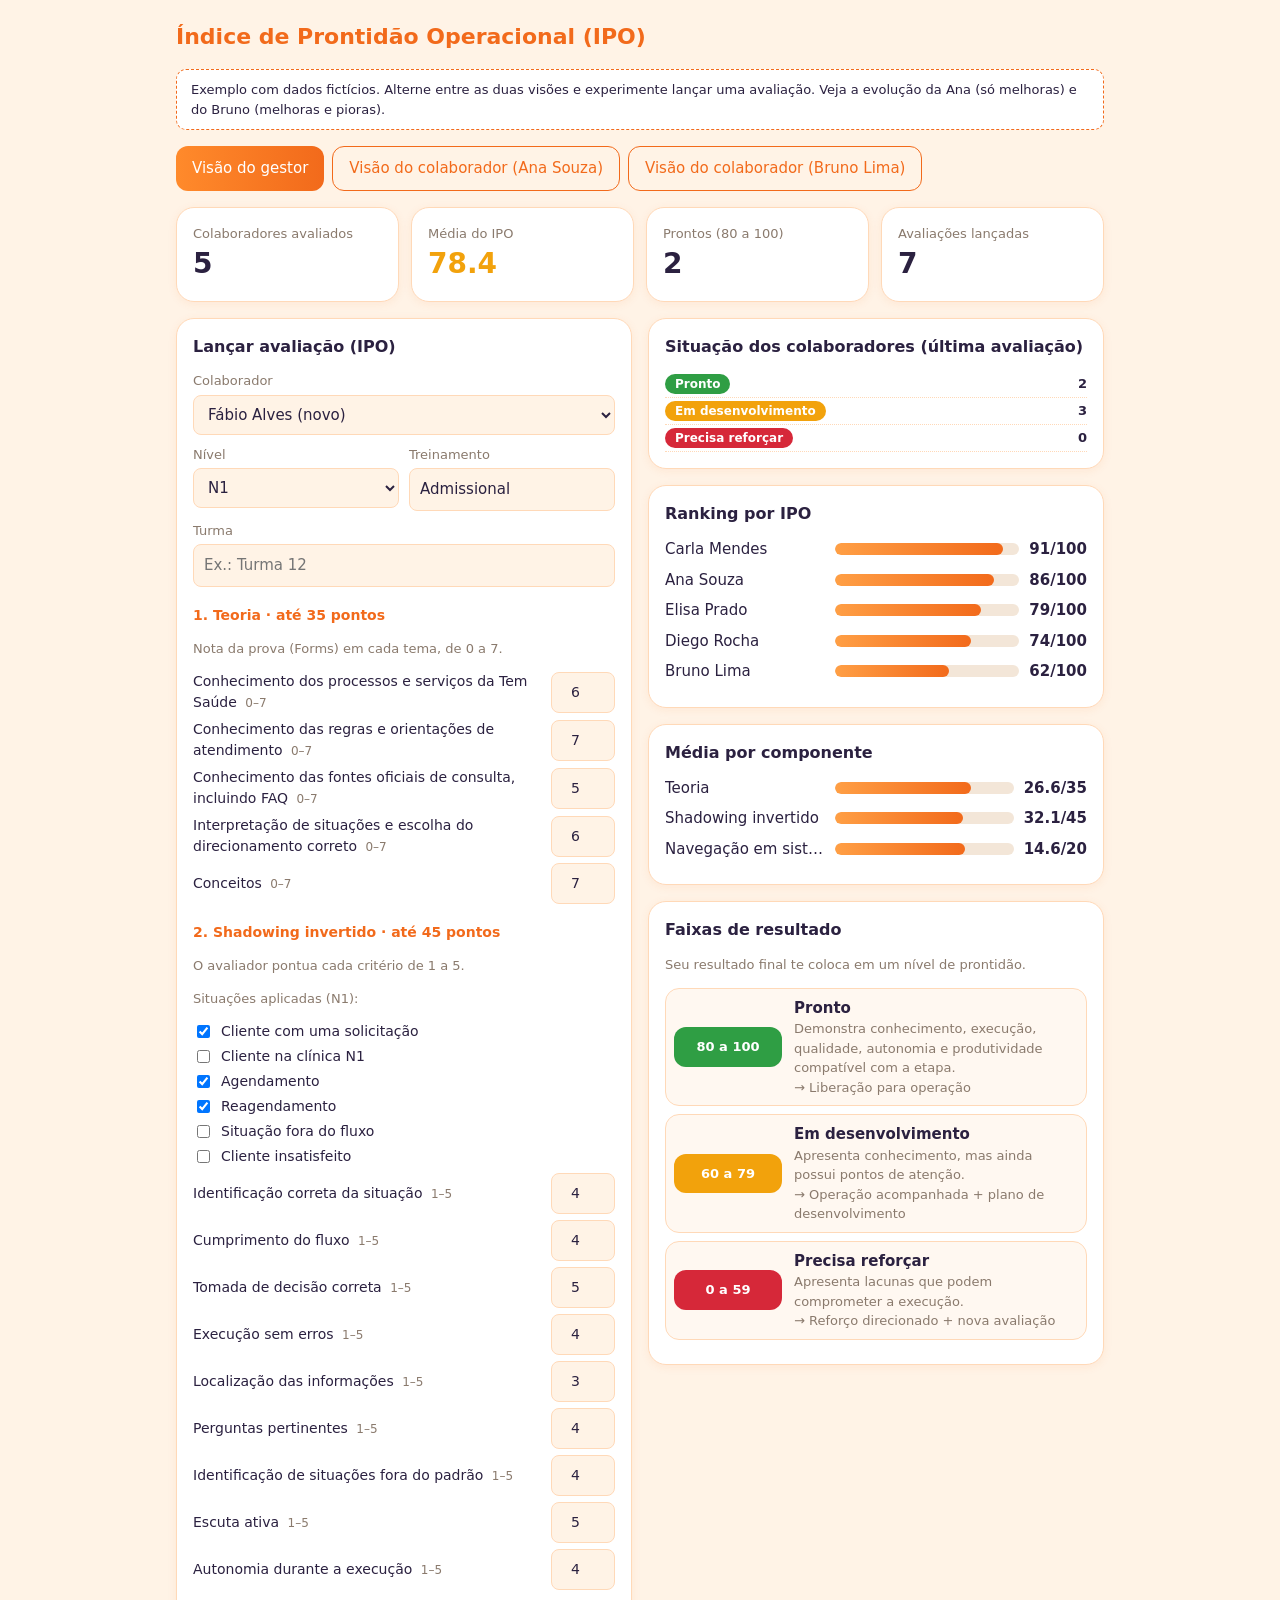
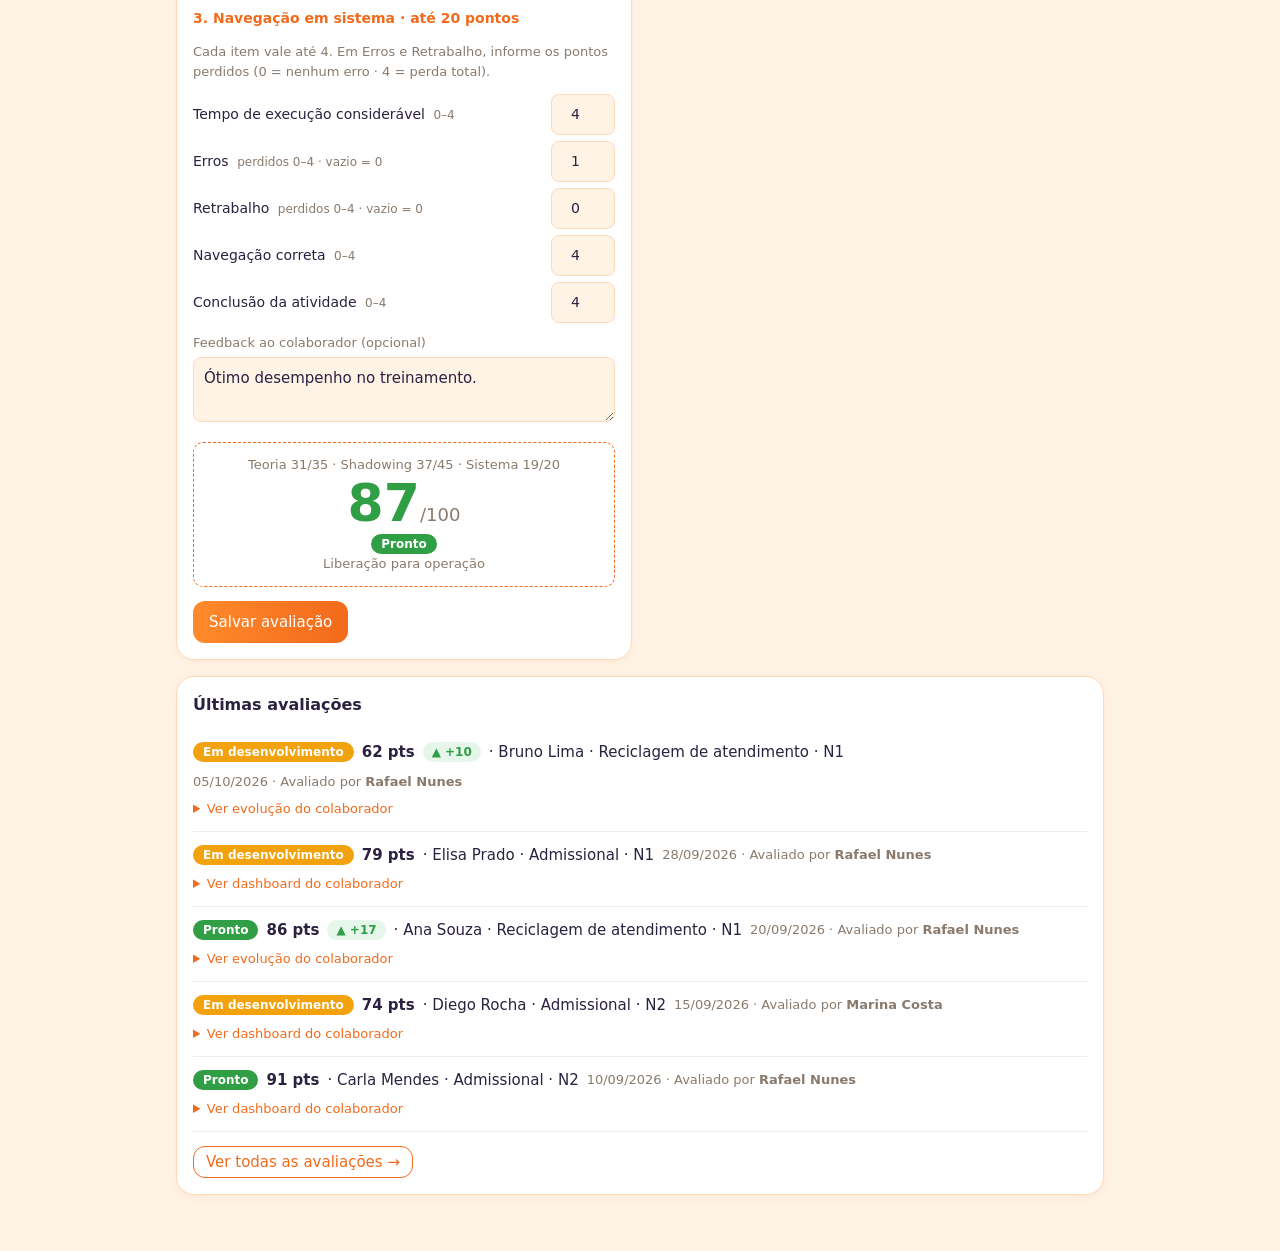
<file: demo.html>
<!DOCTYPE html>
<html lang="pt-BR">
<head>
  <meta charset="utf-8">
  <meta name="viewport" content="width=device-width, initial-scale=1">
  <title>Exemplo – IPO</title>
  <link rel="stylesheet" href="style.css">
</head>
<body>
  <main>
    <header class="top"><h1>Índice de Prontidão Operacional (IPO)</h1></header>
    <div id="app"></div>
  </main>
  <script type="module" src="demo.js"></script>
</body>
</html>
</file>
<file: style.css>
:root {
  --bg: #fff3e6;
  --card: #ffffff;
  --tx: #2b2140;
  --mu: #8a7a6d;
  --bd: #ffd9b8;
  --ac: #f26a1b;
  --ac-dark: #df5b12;
  --ok: #2f9e44;
  --md: #f2a20c;
  --lo: #d62839;

  /* novos tokens (painel minimalista) */
  --sh-card: 0 20px 60px rgba(90, 60, 35, 0.08), 0 4px 16px rgba(242, 106, 27, 0.04);
  --sh-btn: 0 7px 18px rgba(242, 106, 27, 0.18);
  --ink: #263449;
  --line: #dfe2e7;
  --soft: #fffaf5;
  --soft-bd: #ffe6cf;
}

* {
  box-sizing: border-box;
}

html,
body {
  margin: 0;
  min-height: 100%;
}

body {
  background: var(--bg);
  color: var(--tx);
  font: 15px/1.5 system-ui, -apple-system, "Segoe UI", sans-serif;
}

/* =========================================================
   ESTRUTURA PRINCIPAL
   ========================================================= */

main {
  max-width: 960px;
  margin: 0 auto;
  padding: 20px 16px 40px;
}

/* Somente durante o login */
main.login-main {
  max-width: none;
  width: 100%;
  min-height: 100vh;
  padding: 0;
  margin: 0;
}

h1 {
  font-size: 22px;
  margin: 0;
  color: var(--ac);
}

h2 {
  font-size: 16px;
  margin: 0 0 12px;
}

h3 {
  font-size: 14px;
  margin: 18px 0 2px;
  color: var(--ac);
}

.muted {
  color: var(--mu);
  font-size: 13px;
}

.top {
  display: flex;
  justify-content: space-between;
  align-items: center;
  gap: 8px;
  flex-wrap: wrap;
  margin-bottom: 16px;
}

.badge {
  background: var(--ac);
  color: #fff;
  border-radius: 99px;
  padding: 2px 10px;
  font-size: 12px;
}

/* =========================================================
   NOVA TELA DE LOGIN
   ========================================================= */

/* Enquanto estiver na tela de login */
body.login-mode {
  min-height: 100vh;
  overflow-x: hidden;
}

body.login-mode #systemHeader,
body.login-mode .top,
body.login-mode header {
  display: none;
}

.login-page {
  position: relative;
  width: 100%;
  min-height: 100vh;
  overflow: hidden;

  display: flex;
  align-items: center;
  justify-content: center;

  background:
    radial-gradient(
      circle at 50% 45%,
      rgba(255, 255, 255, 0.75),
      transparent 45%
    ),
    #fff3e6;

  padding: 40px;
}

/* =========================================================
   DECORAÇÕES DOS CANTOS
   ========================================================= */

.login-decoration {
  position: absolute;
  pointer-events: none;
  z-index: 0;
}

.login-decoration.top-left {
  width: 330px;
  height: 220px;
  left: -110px;
  top: -90px;

  background: var(--ac);

  border-radius: 50%;
  transform: rotate(-20deg);
}

.login-decoration.bottom-left {
  width: 420px;
  height: 190px;
  left: -120px;
  bottom: -100px;

  background: linear-gradient(
    145deg,
    #f26a1b 0%,
    #ff8b35 55%,
    #ffc38e 100%
  );

  border-radius: 50%;
  transform: rotate(12deg);
}

.login-decoration.bottom-right {
  width: 330px;
  height: 180px;
  right: -110px;
  bottom: -100px;

  background: var(--ac);

  border-radius: 50%;
  transform: rotate(-15deg);
}

.login-decoration.top-right {
  width: 320px;
  height: 120px;
  right: -140px;
  top: -90px;

  border: 3px solid rgba(242, 106, 27, 0.25);
  border-radius: 50%;
}

/* =========================================================
   CONTAINER
   ========================================================= */

.login-container {
  position: relative;
  z-index: 2;

  width: min(1180px, 100%);

  display: grid;
  grid-template-columns: 1fr 500px;

  align-items: center;
  gap: 60px;
}

/* =========================================================
   LADO ESQUERDO
   ========================================================= */

.login-brand {
  padding: 20px 20px 20px 40px;
}

.login-brand h1 {
  margin: 0;

  font-size: clamp(42px, 5vw, 64px);
  line-height: 0.95;

  font-weight: 400;
  letter-spacing: -2px;

  color: #27364a;
}

.login-brand h1 strong {
  display: block;

  color: var(--ac);
  font-weight: 800;
}

.login-brand-line {
  width: 60px;
  height: 4px;

  margin: 24px 0 18px;

  border-radius: 10px;
  background: var(--ac);
}

.login-brand p {
  max-width: 360px;

  margin: 0;

  color: #566170;

  font-size: 21px;
  line-height: 1.35;
}

.login-brand p strong {
  color: #26384b;
}

/* =========================================================
   ILUSTRAÇÃO
   ========================================================= */

.login-illustration {
  position: relative;

  width: 100%;
  max-width: 550px;

  margin: 25px auto 0;

  display: flex;
  justify-content: center;
  align-items: center;
}

.login-illustration img {
  display: block;

  width: 100%;
  max-width: 530px;
  height: auto;

  object-fit: contain;
}

/* Caso ainda não tenha a imagem */
.illustration-placeholder {
  width: 100%;
  max-width: 500px;
  min-height: 280px;

  display: flex;
  align-items: center;
  justify-content: center;

  color: #d77a3d;
  font-size: 14px;
}

/* =========================================================
   CARD DE LOGIN
   ========================================================= */

.login-card {
  width: 100%;

  background: rgba(255, 255, 255, 0.96);

  border-radius: 20px;

  padding: 38px 40px 32px;

  box-shadow:
    0 20px 60px rgba(90, 60, 35, 0.12),
    0 4px 16px rgba(242, 106, 27, 0.05);

  border: 1px solid rgba(255, 255, 255, 0.9);
}

.login-icon {
  width: 64px;
  height: 64px;

  margin: 0 auto 12px;

  display: flex;
  align-items: center;
  justify-content: center;

  border: 4px solid var(--ac);
  border-radius: 50%;

  color: var(--ac);
}

.login-icon svg {
  width: 38px;
  height: 38px;
}

.login-title {
  text-align: center;

  margin: 0;

  font-size: 29px;
  font-weight: 800;

  color: #263449;
}

.login-subtitle {
  margin: 4px 0 28px;

  text-align: center;

  color: #9aa1ac;
  font-size: 16px;
}

/* =========================================================
   CAMPOS
   ========================================================= */

.login-field {
  margin-bottom: 20px;
}

.login-field label {
  display: block;

  margin: 0 0 7px;

  color: #303c4c;

  font-size: 15px;
  font-weight: 600;
}

.input-wrapper {
  position: relative;
}

.input-icon {
  position: absolute;

  left: 16px;
  top: 50%;

  width: 20px;
  height: 20px;

  transform: translateY(-50%);

  color: #9ca5b0;

  pointer-events: none;
}

.input-icon svg {
  width: 100%;
  height: 100%;
}

.login-input {
  width: 100%;

  height: 56px;

  padding: 0 48px;

  border: 1px solid #dfe2e7;
  border-radius: 11px;

  background: #fff;

  color: #263449;

  font: inherit;

  outline: none;

  transition:
    border-color 0.2s ease,
    box-shadow 0.2s ease;
}

.login-input::placeholder {
  color: #b1b7bf;
}

.login-input:focus {
  border-color: var(--ac);

  box-shadow:
    0 0 0 3px rgba(242, 106, 27, 0.10);
}

/* =========================================================
   BOTÃO MOSTRAR SENHA
   ========================================================= */

.password-toggle {
  position: absolute;

  right: 15px;
  top: 50%;

  width: 22px;
  height: 22px;

  padding: 0;
  margin: 0;

  transform: translateY(-50%);

  background: transparent !important;

  color: #8d96a2;

  border: 0;

  cursor: pointer;
}

.password-toggle:hover {
  color: var(--ac);
}

.password-toggle svg {
  width: 100%;
  height: 100%;
}

/* =========================================================
   BOTÃO ENTRAR
   ========================================================= */

.login-submit {
  width: 100%;

  height: 57px;

  margin: 5px 0 22px;

  border: 0;
  border-radius: 11px;

  background: linear-gradient(
    90deg,
    #ff8a2b,
    #f26a1b
  );

  color: white;

  font-size: 17px;
  font-weight: 700;

  cursor: pointer;

  box-shadow:
    0 7px 18px rgba(242, 106, 27, 0.18);

  transition:
    transform 0.2s ease,
    box-shadow 0.2s ease;
}

.login-submit:hover {
  transform: translateY(-1px);

  box-shadow:
    0 10px 22px rgba(242, 106, 27, 0.25);
}

.login-submit:active {
  transform: translateY(0);
}

.login-submit-content {
  display: flex;

  align-items: center;
  justify-content: center;

  gap: 12px;
}

.login-submit-arrow {
  font-size: 24px;
  line-height: 1;
}

/* =========================================================
   DIVISOR
   ========================================================= */

.login-divider {
  display: flex;

  align-items: center;

  gap: 14px;

  margin: 0 0 20px;

  color: #a0a6ae;

  font-size: 14px;
}

.login-divider::before,
.login-divider::after {
  content: "";

  flex: 1;

  height: 1px;

  background: #e3e5e8;
}

/* =========================================================
   CRIAR CONTA
   ========================================================= */

.login-create {
  display: block;

  width: fit-content;

  margin: 0 auto;

  padding: 0;

  background: transparent !important;

  color: var(--ac);

  border: 0;

  text-decoration: underline;

  font-size: 15px;

  cursor: pointer;
}

.login-create:hover {
  color: var(--ac-dark);
}

/* =========================================================
   ERRO
   ========================================================= */

.login-error {
  min-height: 20px;

  margin: -8px 0 12px;

  text-align: center;

  color: var(--lo);

  font-size: 13px;
}

/* =========================================================
   CADASTRO
   ========================================================= */

.login-register-title {
  text-align: center;

  margin-bottom: 26px;

  font-size: 29px;
  font-weight: 800;

  color: #263449;
}

/* =========================================================
   RESTANTE DO SISTEMA (base)
   ========================================================= */

.grid {
  display: grid;
  grid-template-columns: repeat(auto-fit, minmax(150px, 1fr));
  gap: 12px;
  margin-bottom: 16px;
}

.card {
  background: var(--card);
  border: 1px solid var(--bd);
  border-radius: 18px;
  padding: 16px;
  margin-bottom: 16px;

  box-shadow:
    0 2px 10px rgba(242, 106, 27, 0.08);
}

.grid .card {
  margin: 0;
}

.kpi {
  font-size: 28px;
  font-weight: 700;
}

.two {
  display: grid;
  grid-template-columns: repeat(auto-fit, minmax(300px, 1fr));
  gap: 16px;
  align-items: start;
}

label {
  display: block;
  font-size: 13px;
  color: var(--mu);
  margin: 10px 0 4px;
}

input,
select,
textarea {
  width: 100%;
  padding: 9px 10px;

  border: 1px solid var(--bd);
  border-radius: 8px;

  background: var(--bg);
  color: var(--tx);

  font: inherit;
}

button {
  background: linear-gradient(
    90deg,
    #ff8a2b,
    #f26a1b
  );

  color: #fff;

  border: 0;
  border-radius: 12px;

  padding: 10px 16px;

  font: inherit;

  cursor: pointer;

  margin-top: 14px;
}

button.ghost {
  background: transparent;
  color: var(--ac);
  border: 1px solid var(--ac);

  margin: 0;
  padding: 4px 12px;
}

button.link {
  background: none;
  color: var(--ac);

  padding: 0;
  margin: 10px 0 0;

  text-decoration: underline;
}

button.del {
  background: none;
  color: var(--lo);

  margin: 0 0 0 8px;
  padding: 0;

  font-size: 12px;
}

button:empty {
  display: none;
}

.row {
  display: flex;
  align-items: center;
  gap: 10px;
  margin: 8px 0;
}

.row .n {
  flex: 0 0 38%;

  overflow: hidden;
  text-overflow: ellipsis;
  white-space: nowrap;
}

.bar {
  flex: 1;

  height: 12px;

  background: #f3e6d8;

  border-radius: 6px;

  overflow: hidden;
}

.bar i {
  display: block;

  height: 100%;

  border-radius: 6px;

  background: linear-gradient(
    90deg,
    #ff9f45,
    #f26a1b
  );
}

.v {
  width: auto;
  min-width: 48px;

  text-align: right;

  font-weight: 600;
}

.pill {
  display: inline-block;

  color: #fff;

  border-radius: 99px;

  padding: 1px 10px;

  font-size: 12px;
  font-weight: 600;
}

.hero {
  text-align: center;
}

.big {
  font-size: 52px;
  font-weight: 800;
  line-height: 1.1;
}

.big small {
  font-size: 18px;
  color: var(--mu);
  font-weight: 400;
}

.hero .row {
  text-align: left;
}

.crit {
  display: flex;
  justify-content: space-between;
  align-items: center;
  gap: 10px;

  margin: 6px 0;

  font-size: 14px;
  color: var(--tx);
}

.crit input {
  width: 64px;
  text-align: center;
  flex: none;
}

.crit span span {
  color: var(--mu);
  font-size: 12px;
  margin-left: 4px;
  white-space: nowrap;
}

.two2 {
  display: grid;
  grid-template-columns: 1fr 1fr;
  gap: 10px;
}

.preview {
  margin-top: 14px;

  padding: 12px;

  border: 1px dashed var(--ac);
  border-radius: 10px;

  text-align: center;
}

.det {
  display: flex;
  justify-content: space-between;
  gap: 10px;

  font-size: 13px;

  padding: 3px 0;

  border-bottom: 1px dotted var(--bd);
}

details {
  margin-top: 8px;
}

summary {
  cursor: pointer;
  color: var(--ac);
  font-size: 13px;
}

.hd {
  display: flex;
  align-items: center;
  gap: 8px;
  flex-wrap: wrap;
}

.tabs {
  display: flex;
  gap: 8px;

  margin-bottom: 16px;

  flex-wrap: wrap;
}

.tabs button {
  margin: 0;
}

.tabs button.off {
  background: transparent;
  color: var(--ac);
  border: 1px solid var(--ac);
}

.note {
  background: var(--card);

  border: 1px dashed var(--ac);
  border-radius: 10px;

  padding: 10px 14px;

  margin-bottom: 16px;

  font-size: 13px;
}

.ico {
  display: inline-flex;

  align-items: center;
  justify-content: center;

  width: 38px;
  height: 38px;

  border-radius: 12px;

  color: #fff;

  font-size: 18px;

  flex: none;
}

.comp,
.top2 .user,
.desafio {
  display: flex;
  align-items: center;
  gap: 12px;

  background: #fff8f1;

  border: 1px solid var(--bd);
  border-radius: 14px;

  padding: 10px 14px;

  margin: 10px 0;
}

.top2 {
  display: flex;
  gap: 10px;

  align-items: center;

  flex-wrap: wrap;
}

.top2 .user {
  flex: 1;
  min-width: 200px;

  margin: 10px 0;
}

.cb {
  flex: 1;

  display: flex;
  flex-direction: column;

  gap: 6px;
}

.cb .bar {
  display: block;

  height: 10px;

  border-radius: 5px;

  overflow: hidden;
}

.atual {
  border: 1px solid var(--bd);

  border-radius: 12px;

  padding: 6px 14px;

  text-align: center;
}

.atual small {
  display: block;

  font-size: 9px;

  color: var(--mu);

  letter-spacing: .5px;
}

.atual b {
  font-size: 22px;
}

.desafio {
  background: #fff1e3;
  border-color: var(--ac);
}

.desafio small {
  font-size: 11px;
  color: var(--mu);
}

.seta {
  margin-left: auto;

  color: var(--ac);

  font-size: 22px;
}

.faixa {
  display: flex;
  align-items: center;
  gap: 12px;

  background: #fff8f1;

  border: 1px solid var(--bd);

  border-radius: 14px;

  padding: 8px;

  margin: 8px 0;
}

.fx {
  flex: 0 0 108px;

  text-align: center;

  color: #fff;

  font-weight: 700;
  font-size: 13px;

  border-radius: 12px;

  padding: 10px 6px;
}

.chk {
  display: flex;
  align-items: center;
  gap: 8px;

  margin: 4px 0;

  font-size: 14px;
  color: var(--tx);
}

.chk input {
  width: auto;
  flex: none;
}

/* =========================================================
   PAINEL (DASHBOARD) — ESTILO MINIMALISTA, IGUAL AO LOGIN
   Tudo escopado em body.dashboard-mode
   ========================================================= */

/* ---------- Fundo ---------- */
body.dashboard-mode {
  min-height: 100vh;
  background:
    radial-gradient(circle at 50% 0%, rgba(255, 255, 255, 0.85), transparent 55%),
    #fff3e6;
}

/* detalhes decorativos discretos (iguais aos cantos do login) */
body.dashboard-mode::before,
body.dashboard-mode::after {
  content: "";
  position: fixed;
  pointer-events: none;
  z-index: 0;
  border-radius: 50%;
}

body.dashboard-mode::before {
  width: 260px;
  height: 160px;
  left: -110px;
  top: -80px;
  background: var(--ac);
  opacity: 0.9;
  transform: rotate(-20deg);
}

body.dashboard-mode::after {
  width: 320px;
  height: 110px;
  right: -140px;
  top: -70px;
  border: 3px solid rgba(242, 106, 27, 0.2);
}

body.dashboard-mode main {
  position: relative;
  z-index: 1;
  max-width: 1040px;
  padding: 28px 20px 60px;
}

/* ---------- Cabeçalho ---------- */
body.dashboard-mode .top {
  background: rgba(255, 255, 255, 0.92);
  border-radius: 18px;
  padding: 14px 22px;
  margin-bottom: 20px;
  box-shadow: var(--sh-card);
}

body.dashboard-mode h1 {
  font-size: 22px;
  font-weight: 800;
  letter-spacing: -0.5px;
}

body.dashboard-mode h2 {
  font-size: 17px;
  font-weight: 800;
  color: var(--ink);
  margin: 0 0 14px;
}

body.dashboard-mode h3 {
  font-size: 13px;
  font-weight: 700;
  letter-spacing: 0.3px;
  margin: 22px 0 4px;
}

body.dashboard-mode .badge {
  background: #fff1e3;
  color: var(--ac);
  border: 1px solid var(--soft-bd);
  font-weight: 700;
  padding: 3px 12px;
}

/* ---------- Cards ---------- */
body.dashboard-mode .card {
  background: rgba(255, 255, 255, 0.96);
  border: 1px solid rgba(255, 255, 255, 0.9);
  border-radius: 20px;
  padding: 24px;
  box-shadow: var(--sh-card);
}

body.dashboard-mode .grid {
  gap: 16px;
}

body.dashboard-mode .grid .card {
  padding: 18px 20px;
}

body.dashboard-mode .muted {
  color: #9aa1ac;
}

body.dashboard-mode .kpi {
  font-size: 30px;
  font-weight: 800;
  color: var(--ink);
}

body.dashboard-mode .two {
  gap: 20px;
}

/* ---------- Campos (mesmo visual do login) ---------- */
body.dashboard-mode label {
  color: #303c4c;
  font-size: 13px;
  font-weight: 600;
  margin: 14px 0 6px;
}

body.dashboard-mode input,
body.dashboard-mode select,
body.dashboard-mode textarea {
  background: #fff;
  border: 1px solid var(--line);
  border-radius: 11px;
  padding: 12px 14px;
  color: var(--ink);
  outline: none;
  transition: border-color 0.2s ease, box-shadow 0.2s ease;
}

body.dashboard-mode input::placeholder,
body.dashboard-mode textarea::placeholder {
  color: #b1b7bf;
}

body.dashboard-mode input:focus,
body.dashboard-mode select:focus,
body.dashboard-mode textarea:focus {
  border-color: var(--ac);
  box-shadow: 0 0 0 3px rgba(242, 106, 27, 0.1);
}

/* campos pequenos (notas) e checkboxes mantêm tamanho próprio */
body.dashboard-mode .crit input {
  width: 64px;
  padding: 10px 6px;
  text-align: center;
}

body.dashboard-mode .chk input,
body.dashboard-mode input[type="checkbox"],
body.dashboard-mode input[type="radio"] {
  width: 17px;
  height: 17px;
  padding: 0;
  accent-color: var(--ac);
  box-shadow: none;
}

body.dashboard-mode .chk {
  gap: 10px;
  margin: 8px 0;
}

body.dashboard-mode .crit {
  margin: 10px 0;
  line-height: 1.35;
}

/* ---------- Botões ---------- */
body.dashboard-mode button {
  border-radius: 11px;
  padding: 12px 20px;
  font-weight: 700;
  box-shadow: var(--sh-btn);
  transition: transform 0.2s ease, box-shadow 0.2s ease;
}

body.dashboard-mode button:hover {
  transform: translateY(-1px);
  box-shadow: 0 10px 22px rgba(242, 106, 27, 0.25);
}

body.dashboard-mode button:active {
  transform: translateY(0);
}

body.dashboard-mode button.ghost,
body.dashboard-mode .tabs button.off {
  background: #fff;
  color: var(--ac);
  border: 1px solid var(--ac);
  box-shadow: none;
}

body.dashboard-mode button.ghost {
  border-radius: 11px;
  padding: 7px 18px;
}

body.dashboard-mode button.link,
body.dashboard-mode button.del {
  background: none;
  box-shadow: none;
  padding: 0;
}

body.dashboard-mode button.link:hover,
body.dashboard-mode button.del:hover {
  transform: none;
  box-shadow: none;
}

/* ---------- Barras (ranking / médias) ---------- */
body.dashboard-mode .bar {
  height: 8px;
  background: #fdeedd;
  border-radius: 99px;
}

body.dashboard-mode .bar i {
  border-radius: 99px;
}

body.dashboard-mode .row {
  margin: 12px 0;
}

body.dashboard-mode .v {
  color: var(--ink);
}

/* ---------- Itens internos (faixas, desafios, componentes) ---------- */
body.dashboard-mode .comp,
body.dashboard-mode .top2 .user,
body.dashboard-mode .desafio,
body.dashboard-mode .faixa {
  background: var(--soft);
  border: 1px solid var(--soft-bd);
  border-radius: 14px;
  box-shadow: none;
}

body.dashboard-mode .desafio {
  background: #fff1e3;
  border-color: rgba(242, 106, 27, 0.35);
}

body.dashboard-mode .fx {
  border-radius: 10px;
  padding: 10px 8px;
}

body.dashboard-mode .atual {
  background: #fff;
  border-radius: 12px;
}

body.dashboard-mode .preview,
body.dashboard-mode .note {
  background: var(--soft);
  border: 1px dashed rgba(242, 106, 27, 0.5);
  border-radius: 14px;
}

body.dashboard-mode .det {
  border-bottom: 1px solid #f3ece4;
  padding: 7px 0;
}

body.dashboard-mode summary {
  font-weight: 600;
}



/* ---------- Evolução ---------- */
.dl {
  display: inline-block;
  font-size: 12px;
  font-weight: 700;
  border-radius: 99px;
  padding: 1px 9px;
  white-space: nowrap;
}
.dl.up { background: #e6f6ea; color: var(--ok); }
.dl.dn { background: #fde8ea; color: var(--lo); }
.dl.eq { background: #f1ece6; color: var(--mu); }
.dl.nw { background: #e8f0fd; color: #2f6fdd; }

.evo-head {
  display: flex;
  align-items: center;
  gap: 16px;
  flex-wrap: wrap;
  margin-bottom: 12px;
}
.evo-head > div { flex: 1; min-width: 150px; }
.evo-big { font-size: 40px; font-weight: 800; line-height: 1.1; }
.evo-big small { font-size: 14px; font-weight: 500; color: var(--mu); }
.evo-svg { flex: 1.3; min-width: 220px; width: 100%; height: auto; }

.evgrid {
  display: grid;
  grid-template-columns: repeat(3, 1fr);
  gap: 10px;
}
.evc {
  display: flex;
  flex-direction: column;
  align-items: flex-start;
  gap: 4px;
  background: var(--soft);
  border: 1px solid var(--soft-bd);
  border-radius: 14px;
  padding: 10px 12px;
}
.evc b { font-size: 18px; color: var(--ink); }
.det b { display: inline-flex; align-items: center; gap: 6px; white-space: nowrap; }



.who {
  font-weight: 700;
  color: var(--ink);
  max-width: 240px;
  overflow: hidden;
  text-overflow: ellipsis;
  white-space: nowrap;
}


/* =========================================================
   MENU LATERAL (somente gestor)
   ========================================================= */

body.has-sidebar {
  padding-left: 232px;
}

.sidebar {
  position: fixed;
  top: 0;
  left: 0;
  bottom: 0;
  width: 216px;
  z-index: 20;

  display: flex;
  flex-direction: column;
  gap: 6px;

  padding: 32px 14px;

  background: linear-gradient(180deg, #ff8a2b 0%, #f26a1b 55%, #e55a0f 100%);
  box-shadow: 6px 0 30px rgba(242, 106, 27, 0.18);
}

body.dashboard-mode .sidebar .nav-item {
  display: flex;
  align-items: center;
  gap: 12px;

  width: 100%;
  margin: 0;
  padding: 12px 14px;

  border: 0;
  border-radius: 12px;

  background: transparent;
  color: #fff;
  box-shadow: none;

  font-size: 14px;
  font-weight: 600;
  text-align: left;
}

body.dashboard-mode .sidebar .nav-item svg {
  width: 20px;
  height: 20px;
  flex: none;
}

body.dashboard-mode .sidebar .nav-item:hover {
  background: rgba(255, 255, 255, 0.18);
  transform: none;
  box-shadow: none;
}

body.dashboard-mode .sidebar .nav-item.active {
  background: #fff;
  color: var(--ac);
  box-shadow: 0 6px 16px rgba(0, 0, 0, 0.1);
}

/* no celular o menu vira uma barra fixa embaixo */
@media (max-width: 800px) {
  body.has-sidebar {
    padding-left: 0;
    padding-bottom: 80px;
  }

  .sidebar {
    top: auto;
    width: auto;
    right: 0;

    flex-direction: row;
    justify-content: space-around;
    gap: 4px;

    padding: 8px 10px calc(8px + env(safe-area-inset-bottom, 0px));

    border-radius: 18px 18px 0 0;
    box-shadow: 0 -6px 24px rgba(242, 106, 27, 0.2);
  }

  body.dashboard-mode .sidebar .nav-item {
    flex: 1;
    flex-direction: column;
    justify-content: center;
    gap: 4px;

    padding: 8px 4px;

    font-size: 12px;
    text-align: center;
  }
}

/* =========================================================
   TELA "AVALIAÇÕES"
   ========================================================= */

.page-head {
  margin-bottom: 16px;
}

.page-title {
  font-size: 26px;
  font-weight: 800;
  color: var(--ink);
  margin: 0 0 4px;
  letter-spacing: -0.5px;
}

.filtros {
  display: grid;
  grid-template-columns: repeat(auto-fit, minmax(170px, 1fr));
  gap: 12px 14px;
  align-items: end;
}

.filtros .fl label {
  margin: 0 0 6px;
}

.item {
  padding: 12px 0;
  border-bottom: 1px solid #f3ece4;
}

.item:last-child {
  border-bottom: 0;
}

.av-nome {
  color: var(--ink);
}

button.mais {
  margin-top: 14px;
}


/* =========================================================
   TELA DO COLABORADOR / LARGURA COM MENU
   ========================================================= */

/* com o menu lateral, o conteúdo aproveita mais a tela */
body.dashboard-mode.has-sidebar main {
  max-width: 1480px;
}

.colab-grid {
  display: grid;
  grid-template-columns: minmax(340px, 5fr) 7fr;
  gap: 20px;
  align-items: start;
}

.colab-grid > div {
  min-width: 0;
}

.kpi-pill {
  margin: 10px 0 8px;
}

.fb {
  margin-top: 12px;
  padding: 10px 14px;

  background: var(--soft);
  border: 1px solid var(--soft-bd);
  border-left: 4px solid var(--ac);
  border-radius: 12px;
}

.fb small {
  font-size: 10px;
  font-weight: 700;
  letter-spacing: 0.5px;
  color: var(--mu);
}

.fb p {
  margin: 4px 0 0;
  color: var(--ink);
}


.head-flex { 
  display: flex; 
  justify-content: space-between; 
  align-items: flex-start; 
  gap: 12px; 
  flex-wrap: wrap; }

#printArea { 
  display: none; 
}

.rel-tab { width: 100%; border-collapse: collapse; font-size: 12px; margin-top: 6px; }
.rel-tab th, .rel-tab td { text-align: left; padding: 6px 8px; border-bottom: 1px solid #f0e6da; }
.rel-tab th { color: var(--mu); font-weight: 700; font-size: 11px; }

@media print {
  @page { size: A4; margin: 14mm; }

  * { -webkit-print-color-adjust: exact; print-color-adjust: exact; }

  body.printing > *:not(#printArea) { display: none !important; }
  body.printing::before, body.printing::after { display: none !important; }
  body.printing { background: #fff !important; padding: 0 !important; }
  body.printing #printArea { display: block; }

  .rel-capa { margin-bottom: 18px; }
  .rel-colab { break-inside: avoid; page-break-after: always; }
  .rel-colab:last-child { page-break-after: auto; }
  .rel-colab .evo-head, .rel-colab .evgrid, .rel-colab .det { break-inside: avoid; }
}


/* avaliações ligadas ao mesmo colaborador */
.item.ligado {
  border-left: 3px solid var(--ac);
  padding-left: 14px;
}

/* separador mais leve entre avaliações do mesmo colaborador; o grupo termina com a linha normal */
.item.grp-cont {
  border-bottom: 1px dashed #f0e0cd;
}

.tent {
  display: inline-block;
  font-size: 11px;
  font-weight: 700;
  color: var(--ac);
  background: #fff1e3;
  border: 1px solid var(--soft-bd);
  border-radius: 99px;
  padding: 1px 9px;
  white-space: nowrap;
}

.tent.ok {
  color: var(--ok);
  background: #e6f6ea;
  border-color: #cdebd5;
}

.elo {
  margin: 4px 0;
  font-size: 12px;
  color: var(--mu);
}

.elo b { color: var(--ink); }

.elo button.link {
  margin: 0;
  font-size: 12px;
}

.rl-pessoa { 
  border-top: 1px solid #f3ece4; 
  padding: 14px 0; 
}

.rl-pessoa:first-of-type { 
  border-top: 0; 
}

.rl-linha { 
  display: grid; 
  grid-template-columns: 1fr 130px 130px; 
  gap: 10px; 
  align-items: end; 
}

.rl-prev { 
  border: 1px solid 
  var(--soft-bd); 
  border-radius: 14px; 
  padding: 18px; 
  background: #fff; 
  overflow-x: auto; }

.rl-acoes { 
  display: flex; 
  gap: 10px; 
  flex-wrap: wrap; 
  margin-top: 14px; 
}

.rl-acoes button { 
  margin: 0; 
}

/* =========================================================
   ANIMAÇÕES DO PAINEL
   Cole no final do style.css (ou carregue depois dele).
   Só animam na troca de tela; filtros e digitação não reanimam.
   ========================================================= */

@keyframes rise {
  from { opacity: 0; transform: translateY(14px); }
  to   { opacity: 1; transform: none; }
}

@keyframes grow {
  from { transform: scaleX(0); }
  to   { transform: scaleX(1); }
}

@keyframes draw {
  to { stroke-dashoffset: 0; }
}

@keyframes pop {
  from { opacity: 0; transform: scale(0); }
  to   { opacity: 1; transform: scale(1); }
}

@keyframes flutua {
  from { translate: 0 0; }
  to   { translate: 14px 10px; }
}

@keyframes abrir {
  from { opacity: 0; transform: translateY(-4px); }
  to   { opacity: 1; transform: none; }
}

/* ---------- Entrada dos blocos de cada tela ---------- */
#app > .page-head,
#app > .card,
#app > .grid > .card,
#app > .two > div > .card,
#app > .colab-grid > div > .card,
#rCorpo > .card {
  animation: rise 0.55s cubic-bezier(0.2, 0.7, 0.2, 1) backwards;
}

/* escalonado: um bloco entra depois do outro */
#app > .grid > .card:nth-child(2) { animation-delay: 0.06s; }
#app > .grid > .card:nth-child(3) { animation-delay: 0.12s; }
#app > .grid > .card:nth-child(4) { animation-delay: 0.18s; }

#app > .two > div > .card:nth-child(1),
#app > .colab-grid > div > .card:nth-child(1),
#rCorpo > .card:nth-child(1) { animation-delay: 0.15s; }
#app > .two > div > .card:nth-child(2),
#app > .colab-grid > div > .card:nth-child(2),
#rCorpo > .card:nth-child(2) { animation-delay: 0.22s; }
#app > .two > div > .card:nth-child(3),
#app > .colab-grid > div > .card:nth-child(3),
#rCorpo > .card:nth-child(3) { animation-delay: 0.29s; }
#app > .two > div > .card:nth-child(4),
#app > .colab-grid > div > .card:nth-child(4) { animation-delay: 0.36s; }

#app > .card { animation-delay: 0.3s; }

/* ---------- Barras (ranking, médias, componentes) crescem da esquerda ---------- */
.bar i {
  transform-origin: left center;
  animation: grow 0.9s cubic-bezier(0.2, 0.7, 0.2, 1) 0.35s backwards;
}

/* ---------- Gráfico de evolução: linha se desenha e os pontos aparecem ---------- */
.evo-svg polyline {
  stroke-dasharray: 1000;
  stroke-dashoffset: 1000;
  animation: draw 1.1s ease 0.3s forwards;
}

.evo-svg circle {
  transform-box: fill-box;
  transform-origin: center;
  animation: pop 0.4s cubic-bezier(0.3, 1.6, 0.5, 1) 0.9s backwards;
}

/* ---------- Detalhes (abrir/fechar) ---------- */
details[open] > :not(summary) {
  animation: abrir 0.3s ease backwards;
}

/* ---------- Interações (hover) ---------- */
body.dashboard-mode .grid > .card,
body.dashboard-mode .comp,
body.dashboard-mode .faixa,
body.dashboard-mode .desafio {
  transition: transform 0.2s ease, box-shadow 0.2s ease;
}

body.dashboard-mode .grid > .card:hover {
  transform: translateY(-3px);
  box-shadow: 0 24px 60px rgba(90, 60, 35, 0.12), 0 4px 16px rgba(242, 106, 27, 0.08);
}

body.dashboard-mode .comp:hover,
body.dashboard-mode .faixa:hover {
  transform: translateX(3px);
}

body.dashboard-mode .item {
  transition: background 0.2s ease;
}

body.dashboard-mode .item:hover {
  background: rgba(255, 138, 43, 0.04);
}

/* ---------- Troca de tela no menu ---------- */
body.dashboard-mode .sidebar .nav-item {
  transition: background 0.2s ease, color 0.2s ease, transform 0.2s ease;
}

body.dashboard-mode .sidebar .nav-item:hover:not(.active) {
  transform: translateX(3px);
}

/* ---------- Login ---------- */
.login-card {
  animation: rise 0.7s cubic-bezier(0.2, 0.7, 0.2, 1) 0.1s backwards;
}

.login-brand {
  animation: rise 0.7s cubic-bezier(0.2, 0.7, 0.2, 1) backwards;
}

.login-illustration {
  animation: rise 0.8s cubic-bezier(0.2, 0.7, 0.2, 1) 0.25s backwards;
}

.login-decoration {
  animation: flutua 9s ease-in-out infinite alternate;
}

.login-decoration.top-right    { animation-duration: 11s; }
.login-decoration.bottom-left  { animation-duration: 13s; animation-direction: alternate-reverse; }
.login-decoration.bottom-right { animation-duration: 10s; animation-direction: alternate-reverse; }

/* ---------- Respeita quem prefere menos movimento, e a impressão ---------- */
@media (prefers-reduced-motion: reduce) {
  *, *::before, *::after {
    animation: none !important;
    transition: none !important;
  }
  .evo-svg polyline { stroke-dashoffset: 0; }
}

@media print {
  *, *::before, *::after { animation: none !important; transition: none !important; }
  .evo-svg polyline { stroke-dashoffset: 0; }
}

/* ---------- Medidor 0–100 (avaliação única) ---------- */
.gauge { display: block; width: 100%; max-width: 320px; margin: 0 auto; height: auto; }
.evo-um-txt { text-align: center; margin: 4px 0 14px; }

@keyframes gauge {
  from { stroke-dashoffset: 100; }
  to   { stroke-dashoffset: var(--off); }
}

.gauge-fill { animation: gauge 1.2s cubic-bezier(0.2, 0.7, 0.2, 1) 0.3s backwards; }

.gauge-dot {
  transform-box: fill-box;
  transform-origin: center;
  animation: pop 0.4s cubic-bezier(0.3, 1.6, 0.5, 1) 1.3s backwards;
}


/* =========================================================
   RESPONSIVO
   ========================================================= */

@media (max-width: 900px) {
  .colab-grid {
    grid-template-columns: 1fr;
  }

  .login-page {
    padding: 30px 20px;
  }

  .login-container {
    grid-template-columns: 1fr;
    gap: 30px;

    max-width: 600px;
  }

  .login-brand {
    padding: 0;

    text-align: center;
  }

  .login-brand h1 {
    font-size: 45px;
  }

  .login-brand-line {
    margin: 18px auto;
  }

  .login-brand p {
    margin: 0 auto;
  }

  .login-illustration {
    max-width: 420px;
    margin: 10px auto 0;
  }

  .login-card {
    max-width: 500px;
    margin: 0 auto;
  }
}

@media (max-width: 600px) {
  .evgrid { 
    grid-template-columns: 1fr; 
  }

  .who { 
    max-width: 120px; 
  }

  .login-page {
    padding: 25px 16px;
  }

  .login-container {
    gap: 20px;
  }

  .login-brand h1 {
    font-size: 38px;
  }

  .login-brand p {
    font-size: 17px;
  }

  .login-illustration {
    display: none;
  }

  .login-card {
    padding: 30px 22px 25px;

    border-radius: 18px;
  }

  .login-title {
    font-size: 25px;
  }

  .login-decoration.top-left {
    width: 230px;
    height: 150px;
  }

  .login-decoration.bottom-left,
  .login-decoration.bottom-right {
    width: 250px;
    height: 130px;
  }

  /* painel no mobile */
  body.dashboard-mode main {
    padding: 20px 14px 40px;
  }

  body.dashboard-mode .card {
    padding: 18px;
    border-radius: 18px;
  }

  body.dashboard-mode .top {
    padding: 12px 16px;
  }

  body.dashboard-mode .kpi {
    font-size: 26px;
  }
}

@media (max-width: 400px) {

  .login-brand h1 {
    font-size: 34px;
  }

  .login-card {
    padding: 25px 18px;
  }

  .login-input {
    height: 52px;
  }

  .login-submit {
    height: 54px;
  }
}
</file>
